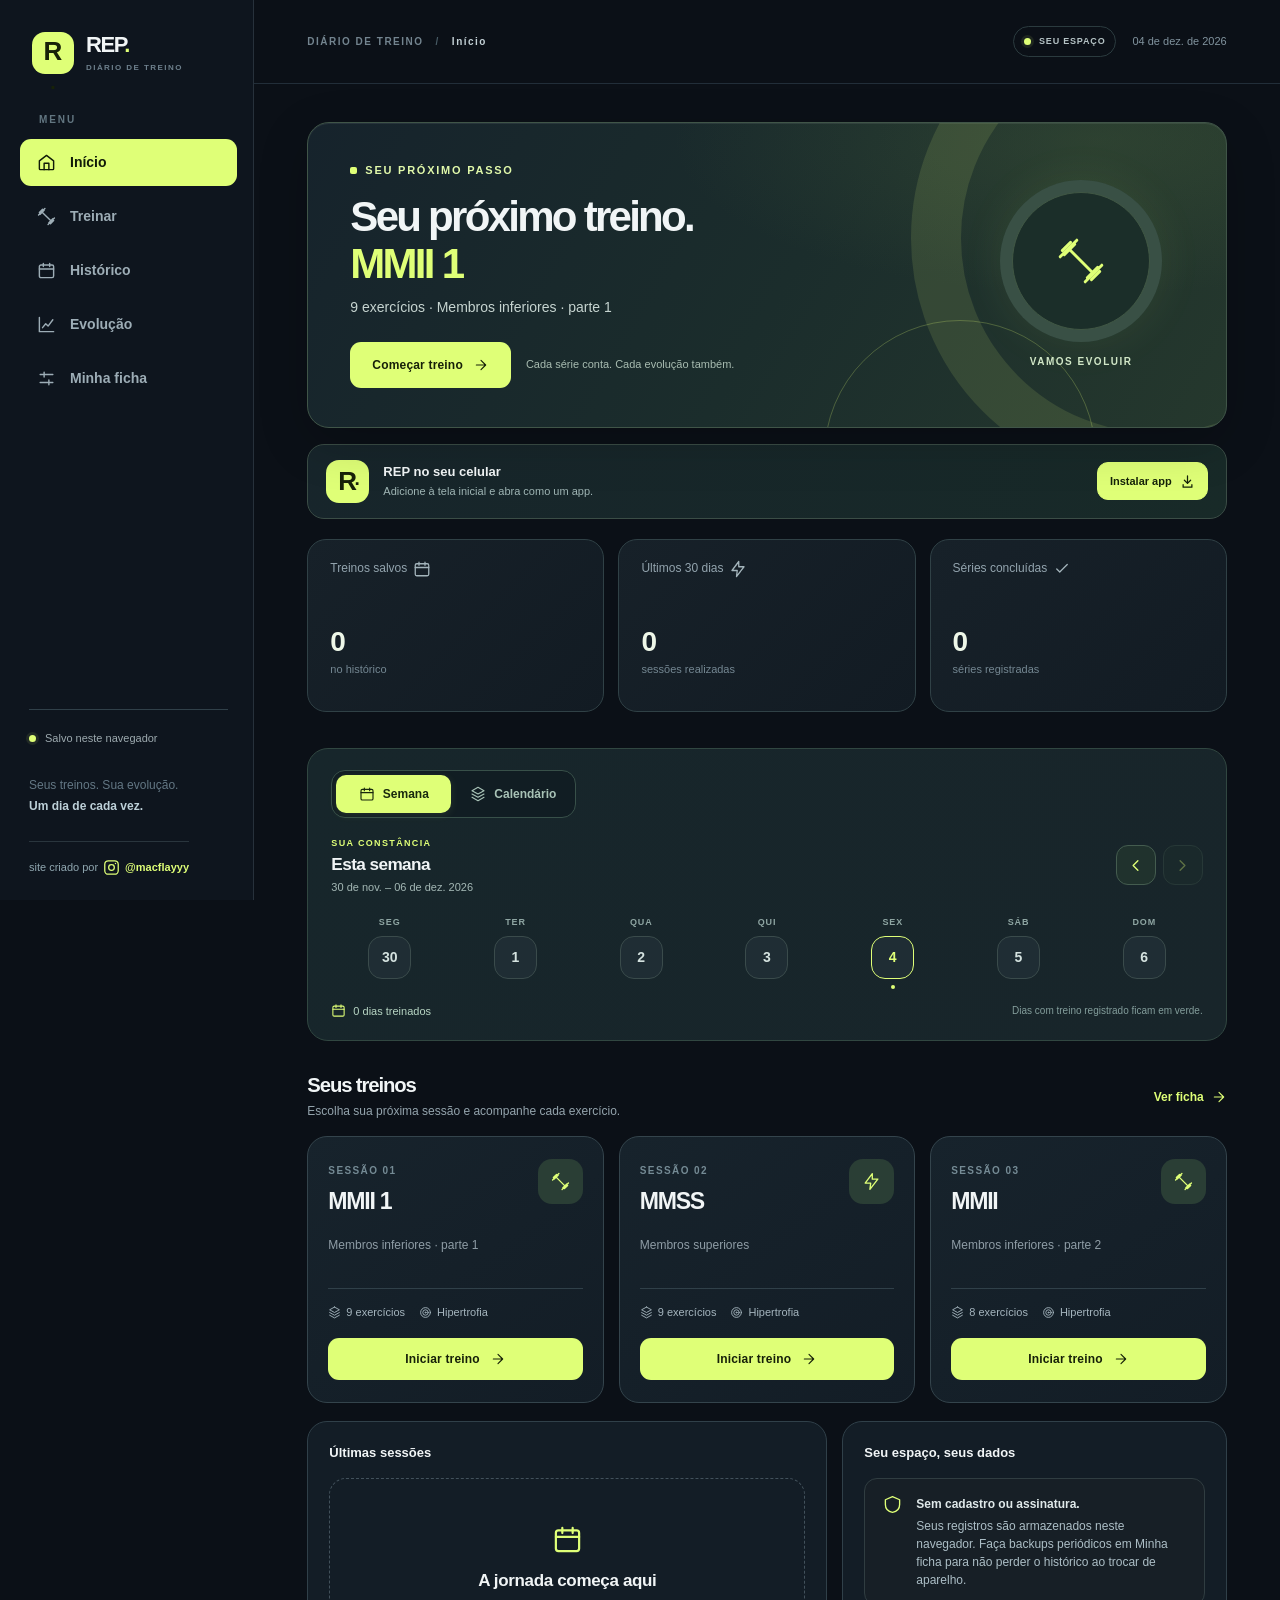
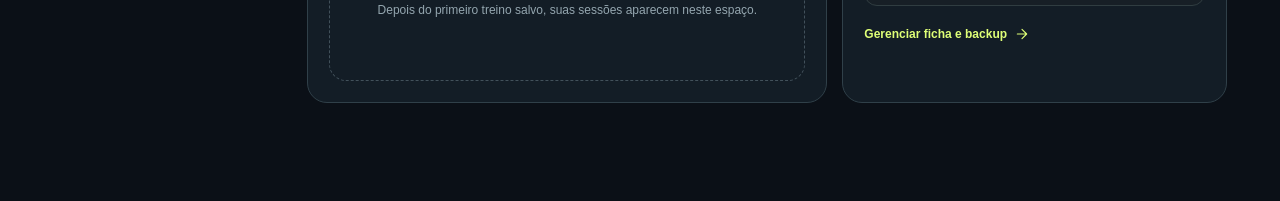
<file: index.html>
<!doctype html>
<html lang="pt-BR">
<head>
  <meta charset="utf-8">
  <meta name="viewport" content="width=device-width, initial-scale=1, viewport-fit=cover">
  <script>
    (function removeTrackingParam() {
      const url = new URL(window.location.href);
      if (url.searchParams.get('utm_source') === 'chatgpt.com') {
        url.searchParams.delete('utm_source');
        window.history.replaceState(window.history.state, '', url.pathname + url.search + url.hash);
      }
    })();
  </script>
  <meta name="theme-color" content="#0d1118">
  <meta name="description" content="Registre seus treinos, acompanhe cargas e evolua em cada sessão. Funciona offline e salva no navegador.">
  <title>REP — Diário de treino</title>
  <link rel="icon" href="assets/icon.svg" type="image/svg+xml">
  <link rel="manifest" href="manifest.webmanifest">
  <link rel="apple-touch-icon" sizes="180x180" href="assets/apple-touch-icon.png">
  <meta name="apple-mobile-web-app-capable" content="yes">
  <meta name="apple-mobile-web-app-title" content="REP">
  <meta name="apple-mobile-web-app-status-bar-style" content="black-translucent">
  <link rel="stylesheet" href="styles.css?v=20261029-ios-safehead-stats-v2">
  <script src="js/data.js" defer></script>
  <script src="js/app.js?v=20261029-month-calendar" defer></script>
  <script src="js/install.js?v=20261029-ios-safehead-stats-v2" defer></script>
</head>
<body>
  <div class="shell">
    <aside class="sidebar" aria-label="Navegação principal">
      <div class="brand" aria-label="REP, diário de treino"><div class="brand-mark">R<span>·</span></div><div class="brand-name">REP<span class="brand-dot">.</span><small>DIÁRIO DE TREINO</small></div></div>
      <div class="side-label">MENU</div>
      <nav class="desktop-nav" id="desktop-nav">
        <button data-nav="home" class="nav-item active"><span data-icon="home"></span><span>Início</span></button>
        <button data-nav="training" class="nav-item"><span data-icon="dumbbell"></span><span>Treinar</span></button>
        <button data-nav="history" class="nav-item"><span data-icon="calendar"></span><span>Histórico</span></button>
        <button data-nav="progress" class="nav-item"><span data-icon="chart"></span><span>Evolução</span></button>
        <button data-nav="routine" class="nav-item"><span data-icon="sliders"></span><span>Minha ficha</span></button>
      </nav>
      <div class="sidebar-bottom"><div class="storage-indicator"><span class="status-dot"></span><span>Salvo neste navegador</span></div><div class="sidebar-tip">Seus treinos. Sua evolução.<br><strong>Um dia de cada vez.</strong></div><a class="creator-credit" href="https://www.instagram.com/macflayyy/" target="_blank" rel="noopener noreferrer" aria-label="Site criado por @macflayyy — abrir perfil no Instagram"><span class="creator-label">site criado por</span><span class="creator-handle"><svg aria-hidden="true" viewBox="0 0 24 24" fill="none" stroke="currentColor" stroke-width="1.8" stroke-linecap="round" stroke-linejoin="round"><rect x="2.5" y="2.5" width="19" height="19" rx="5"/><circle cx="12" cy="12" r="4"/><circle cx="17.6" cy="6.4" r="1" fill="currentColor" stroke="none"/></svg><strong>@macflayyy</strong></span></a></div>
    </aside>
    <div class="page">
      <header class="topbar"><div class="mobile-brand">REP<span>.</span></div><div class="breadcrumb"><span>DIÁRIO DE TREINO</span><span class="crumb-separator">/</span><span id="current-page-name">Início</span></div><div class="topbar-right"><span class="live-chip"><span class="status-dot"></span> SEU ESPAÇO</span><span id="today-label"></span></div></header>
      <main id="app" tabindex="-1" aria-live="polite"></main>
      <div class="mobile-creator"><a class="creator-credit creator-credit-mobile" data-instagram-profile href="#instagram" aria-label="Site criado por @macflayyy — abrir perfil no Instagram"><span class="creator-label">site criado por</span><span class="creator-handle"><svg aria-hidden="true" viewBox="0 0 24 24" fill="none" stroke="currentColor" stroke-width="1.8" stroke-linecap="round" stroke-linejoin="round"><rect x="2.5" y="2.5" width="19" height="19" rx="5"/><circle cx="12" cy="12" r="4"/><circle cx="17.6" cy="6.4" r="1" fill="currentColor" stroke="none"/></svg><strong>@macflayyy</strong></span></a></div>
    </div>
  </div>
  <nav class="mobile-nav" aria-label="Navegação principal">
    <button data-nav="home" class="mobile-nav-item active"><span data-icon="home"></span><small>Início</small></button>
    <button data-nav="training" class="mobile-nav-item"><span data-icon="dumbbell"></span><small>Treinar</small></button>
    <button data-nav="history" class="mobile-nav-item"><span data-icon="calendar"></span><small>Histórico</small></button>
    <button data-nav="progress" class="mobile-nav-item"><span data-icon="chart"></span><small>Evolução</small></button>
    <button data-nav="routine" class="mobile-nav-item"><span data-icon="sliders"></span><small>Ficha</small></button>
  </nav>
  <div id="modal-root"></div>
  <div id="toast-root" role="status" aria-live="polite"></div>
</body>
</html>
</file>
<file: styles.css>
:root{color-scheme:dark;--bg:#0b1017;--panel:#121a23;--panel2:#18222d;--border:#293440;--ink:#f1f5f6;--muted:#94a4ad;--subtle:#657783;--accent:#dfff77;--accentText:#162008;--blue:#95b9ff;--danger:#ff8c85;--radius:17px;--shadow:0 16px 36px #00000020;font-family:Inter,ui-sans-serif,-apple-system,BlinkMacSystemFont,"Segoe UI",sans-serif;font-size:14px}
*{box-sizing:border-box}html{scroll-behavior:smooth}body{margin:0;background:var(--bg);color:var(--ink);line-height:1.5;min-width:320px}button,input,select,textarea{font:inherit}button{cursor:pointer}button:disabled{opacity:.5;cursor:not-allowed}button:focus-visible,input:focus-visible,select:focus-visible,textarea:focus-visible{outline:2px solid var(--accent);outline-offset:3px}h1,h2,h3,p{margin:0}h1{font-size:clamp(2.1rem,4vw,3.15rem);letter-spacing:-.065em;line-height:1.12;font-weight:800}h2{font-size:1.45rem;letter-spacing:-.035em;line-height:1.2}h3{font-size:1.07rem;letter-spacing:-.02em}small{font-size:.77rem}a{color:inherit}svg{display:block}input,select,textarea{background:#0f1720;border:1px solid #354350;border-radius:10px;color:var(--ink);padding:11px 12px;max-width:100%;width:100%;min-height:42px}input[type=date]{color-scheme:dark}input[type=checkbox]{accent-color:var(--accent)}textarea{resize:vertical;min-height:80px}select{cursor:pointer}label{display:block}label>.field-label{display:block;margin-bottom:6px;color:#aebdc6;font-size:.79rem;font-weight:650} .shell{min-height:100vh;display:grid;grid-template-columns:254px minmax(0,1fr)}.sidebar{height:100vh;position:sticky;top:0;padding:32px 16px 23px 20px;border-right:1px solid #27313b;background:#0e151e;display:flex;flex-direction:column;gap:38px}.brand{display:flex;align-items:center;gap:12px;padding:0 12px}.brand-mark{height:42px;width:42px;border-radius:13px;background:var(--accent);color:#172208;font-size:26px;font-weight:900;display:grid;place-items:center;letter-spacing:-5px;padding-right:5px}.brand-mark span{font-size:21px}.brand-name{font-size:22px;font-weight:850;line-height:.98;letter-spacing:-.065em}.brand-dot,.mobile-brand span{color:var(--accent)}.brand-name small{display:block;color:#6e808d;letter-spacing:.18em;font-size:8px;font-weight:750;margin-top:8px}.side-label{font-size:10px;letter-spacing:.19em;color:#627681;font-weight:800;padding-left:19px;margin-bottom:-26px}.desktop-nav{display:grid;gap:7px}.nav-item,.mobile-nav-item{border:0;background:transparent;color:#9dadb6;display:flex;align-items:center;gap:14px;border-radius:11px;padding:13px 17px;font-weight:650;text-align:left;transition:background .2s,color .2s}.nav-item svg,.mobile-nav-item svg{height:19px;width:19px;stroke-width:1.8}.nav-item:hover,.mobile-nav-item:hover{background:#1a2631;color:white}.nav-item.active{background:var(--accent);color:#101b08}.sidebar-bottom{margin-top:auto;padding:15px 9px 0}.storage-indicator{display:flex;align-items:center;gap:9px;color:#9daaaf;font-size:11px;border-top:1px solid var(--border);padding-top:20px}.status-dot{display:inline-block;background:var(--accent);width:7px;height:7px;border-radius:50%;box-shadow:0 0 0 3px #dfff7717}.sidebar-tip{color:#637784;font-size:12px;line-height:1.8;margin-top:28px}.sidebar-tip strong{color:#bdd0d8;font-weight:550}.page{min-width:0;display:flex;flex-direction:column;min-height:100vh}.topbar{height:84px;padding:0 5.2%;border-bottom:1px solid #222e39;display:flex;align-items:center;justify-content:space-between;gap:12px}.breadcrumb{display:flex;align-items:center;gap:12px;color:#73848f;font-size:10px;letter-spacing:.15em;font-weight:750}.breadcrumb span:last-child{color:#c4d1d6}.crumb-separator{color:#485b65}.topbar-right{display:flex;gap:16px;align-items:center;color:#81939e;font-size:11px}.live-chip{display:flex;align-items:center;gap:8px;padding:8px 10px;border:1px solid #2b3b3f;border-radius:999px;color:#b5c3c5;font-weight:750;letter-spacing:.09em;font-size:9px}.mobile-brand,.mobile-nav{display:none}#app{width:100%;max-width:1320px;margin:0 auto;padding:38px 5.2% 80px;flex:1}.site-footer{padding:26px 5.2%;border-top:1px solid #202b35;color:#5c6e79;font-size:11px}.site-footer span{margin-left:8px}.eyebrow{display:flex;align-items:center;gap:8px;font-size:11px;letter-spacing:.16em;font-weight:800;color:var(--accent);text-transform:uppercase}.eyebrow:before{content:"";height:7px;width:7px;border-radius:2px;background:var(--accent)}.page-intro{display:flex;align-items:flex-end;justify-content:space-between;gap:24px;margin:13px 0 28px}.page-intro p{margin-top:12px;color:#91a0ac;max-width:590px}.page-intro .btn{flex-shrink:0}.hero{position:relative;min-height:258px;border-radius:22px;overflow:hidden;padding:39px 42px;display:flex;flex-direction:column;align-items:flex-start;justify-content:center;background:radial-gradient(ellipse at 92% -10%,#50734966,transparent 40%),linear-gradient(115deg,#1f3440 0%,#1b2b31 53%,#283d2b 100%);border:1px solid #3c504c}.hero:before{content:"";height:360px;width:360px;border:63px solid #e0ff7830;border-radius:100%;position:absolute;right:-125px;top:-93px}.hero:after{content:"";position:absolute;right:13%;bottom:-170px;height:270px;width:270px;border:1px solid #dfff773d;border-radius:50%}.hero>*{position:relative;z-index:1}.hero h1{margin:14px 0 10px;max-width:560px}.hero h1 em{font-style:normal;color:var(--accent)}.hero p{color:#c6d4d0;max-width:490px}.hero .btn{margin-top:24px}.hero .eyebrow{color:#e1f9aa}.stat-grid{display:grid;grid-template-columns:repeat(3,minmax(0,1fr));gap:14px;margin:18px 0 36px}.stat-card{background:var(--panel);border:1px solid var(--border);padding:20px 22px;border-radius:15px;min-height:120px;display:flex;flex-direction:column;justify-content:space-between}.stat-top{display:flex;align-items:center;justify-content:space-between;color:#93a4ae;font-size:12px}.stat-top svg{height:18px;width:18px;color:#a4b5bc}.stat-value{font-size:2rem;line-height:1.1;font-weight:800;letter-spacing:-.055em}.stat-caption{font-size:11px;color:#748792;margin-top:3px}.section-heading{display:flex;align-items:center;justify-content:space-between;gap:14px;margin:32px 0 16px}.section-heading h2{font-size:1.45rem}.section-heading p{color:var(--muted);font-size:12px;margin-top:5px}.mini-link{display:inline-flex;align-items:center;gap:7px;border:0;background:transparent;color:var(--accent);font-size:12px;font-weight:750;padding:7px 0}.mini-link svg{height:16px;width:16px}.session-grid{display:grid;grid-template-columns:repeat(3,minmax(0,1fr));gap:15px}.session-card{background:var(--panel);border:1px solid var(--border);border-radius:17px;padding:22px 20px;display:flex;flex-direction:column;gap:17px;transition:transform .2s,border .2s;min-width:0}.session-card:hover{transform:translateY(-2px);border-color:#52654c}.session-card-head{display:flex;align-items:flex-start;justify-content:space-between;gap:10px}.session-code{color:#758b95;font-size:10px;letter-spacing:.14em;font-weight:800}.session-card h3{font-size:1.65rem;letter-spacing:-.055em;margin-top:4px}.session-icon{display:grid;place-items:center;height:40px;width:40px;border-radius:11px;background:#2a3e35;color:var(--accent)}.session-icon svg{width:19px;height:19px}.session-subtitle{font-size:12px;color:#8f9da6;min-height:35px}.session-details{padding-top:15px;border-top:1px solid var(--border);display:flex;align-items:center;gap:14px;font-size:11px;color:#a5b5be}.session-details span{display:flex;align-items:center;gap:5px}.session-details svg{width:13px;height:13px}.session-card .btn{margin-top:auto}.btn{display:inline-flex;align-items:center;justify-content:center;gap:10px;border:1px solid transparent;border-radius:11px;padding:11px 17px;min-height:42px;font-size:12px;font-weight:800;letter-spacing:.015em;transition:filter .17s,background .17s}.btn svg{height:16px;width:16px;flex:0 0 16px}.btn:hover{filter:brightness(1.09)}.btn-primary{background:var(--accent);color:var(--accentText)}.btn-ghost{background:#1d2b36;border-color:#334551;color:#e4edef}.btn-plain{background:transparent;border-color:#354451;color:#c9d5db}.btn-danger{background:#42252b;border-color:#75434a;color:#ffb8b4}.btn-small{padding:8px 10px;min-height:34px;font-size:11px;border-radius:9px}.btn-block{width:100%}.btn-icon{min-width:34px;padding:7px}.muted{color:var(--muted)}.small{font-size:12px}.info-strip{background:#171f26;border:1px solid #303d41;border-radius:13px;display:flex;align-items:flex-start;gap:14px;padding:16px 18px;color:#acbec6;font-size:12px;margin-top:24px}.info-strip svg{height:19px;width:19px;flex-shrink:0;color:var(--accent)}.info-strip strong{color:#e0e9ea}.info-strip p+p{margin-top:4px}.summary-grid{display:grid;grid-template-columns:1.15fr .85fr;gap:15px;margin:18px 0}.card{background:var(--panel);border:1px solid var(--border);border-radius:var(--radius);padding:21px}.card-title{font-weight:750;font-size:13px;margin-bottom:16px}.recent-row{display:flex;justify-content:space-between;align-items:center;gap:15px;padding:13px 0;border-bottom:1px solid #28343d}.recent-row:last-child{border:0;padding-bottom:0}.recent-row .title{font-weight:740}.recent-row .subtitle{font-size:11px;color:#7e909c}.recent-row .right{text-align:right}.recent-row .right strong{color:#d3eb97;display:block}.recent-row .right span{font-size:11px;color:#81939d}.empty-state{background:var(--panel);border:1px dashed #42515b;border-radius:17px;padding:45px 25px;text-align:center;color:#94a6af}.empty-state svg{width:31px;height:31px;margin:0 auto 13px;color:var(--accent)}.empty-state h3{color:var(--ink);font-size:17px;margin-bottom:7px}.empty-state p{max-width:425px;margin:0 auto 16px;font-size:12px}.selector-row{display:flex;flex-wrap:wrap;gap:9px;margin:22px 0}.chip{background:#17232d;border:1px solid #2c404b;border-radius:999px;padding:9px 16px;color:#b4c3c9;font-weight:700;font-size:12px}.chip.active{background:var(--accent);color:var(--accentText);border-color:var(--accent)}.training-toolbar{display:flex;justify-content:space-between;align-items:center;gap:15px;background:#16212b;border:1px solid #31404a;padding:14px 18px;border-radius:14px;margin:18px 0 18px}.training-toolbar .toolbar-info{display:flex;gap:15px;align-items:center;flex-wrap:wrap}.training-toolbar strong{color:var(--accent)}.training-toolbar small{color:var(--muted)}.training-toolbar .date-field{display:flex;align-items:center;gap:10px}.date-field label{color:#a7b9c2;font-size:12px;font-weight:700}.date-field input{width:155px;padding:8px 9px;min-height:36px}.progress-track{height:8px;background:#27333c;border-radius:99px;overflow:hidden;margin:12px 0 10px}.progress-fill{height:100%;background:linear-gradient(90deg,#91cc67,var(--accent));border-radius:99px;transition:width .2s}.progress-caption{color:#93a6af;font-size:11px}.exercise-list{display:grid;gap:13px}.combo-banner{display:flex;align-items:center;gap:12px;background:#263529;border:1px solid #516644;border-radius:12px;padding:13px 16px;color:#d2e6ba;margin-top:6px;margin-bottom:0}.combo-banner svg{width:19px;height:19px;color:var(--accent)}.combo-banner strong{display:block;font-size:12px}.combo-banner span{font-size:11px;color:#adbea3}.exercise-card{background:var(--panel);border:1px solid #2a3741;border-radius:16px;padding:20px 22px;scroll-margin:12px}.exercise-card.is-complete{border-color:#647b42;background:#17231e}.exercise-header{display:flex;align-items:flex-start;justify-content:space-between;gap:13px}.exercise-number{color:var(--accent);font-size:10px;letter-spacing:.13em;font-weight:800;margin-bottom:7px}.exercise-name{font-size:17px;font-weight:760;letter-spacing:-.025em}.exercise-tags{display:flex;align-items:center;gap:7px;flex-wrap:wrap;margin:11px 0}.tag{display:inline-flex;align-items:center;gap:5px;padding:6px 8px;border:1px solid #3c4c56;border-radius:7px;color:#b4c4c9;font-size:10px;background:#1b2832}.tag svg{height:13px;width:13px}.tag-accent{border-color:#536d4d;color:#daf29b;background:#273526}.exercise-notes{background:#1c2832;border-left:2px solid #879fab;border-radius:4px 9px 9px 4px;margin:10px 0 15px;padding:10px 13px;color:#b5c5cc;font-size:12px}.exercise-notes strong{color:#e0ebef}.exercise-notes p+p{margin-top:6px}.exercise-header .btn{flex-shrink:0}.set-table{border:1px solid #32414b;border-radius:11px;overflow:hidden;margin-top:16px}.set-table-head,.set-row{display:grid;grid-template-columns:65px minmax(90px,1fr) minmax(90px,1fr) 55px;gap:12px;align-items:center;padding:9px 13px}.set-table-head{background:#1d2b36;color:#8fa3af;font-size:10px;font-weight:850;letter-spacing:.05em}.set-row{border-top:1px solid #2c3b45;min-height:59px}.set-row.done{background:#213125}.set-row .set-index{font-weight:800;color:#b6c6ce;font-size:12px}.set-row input{padding:8px 10px;min-height:36px;font-size:13px}.tick{width:31px;height:31px;border:1px solid #456052;border-radius:9px;background:#24372f;color:#5d7568;display:grid;place-items:center;margin-left:auto}.tick svg{width:16px;height:16px}.tick.checked{background:var(--accent);color:#15200b;border-color:var(--accent)}.cardio-grid{display:grid;grid-template-columns:repeat(4,minmax(0,1fr));gap:12px;padding:14px;margin-top:15px;border:1px solid #33444b;border-radius:11px}.cardio-grid label{font-size:10px;color:#a5b7bf;font-weight:700}.cardio-grid label span{display:block;margin-bottom:6px}.cardio-grid .wide{grid-column:span 2}.cardio-complete{display:flex;align-items:center;gap:9px;justify-content:flex-end}.cardio-complete .tick{margin:0}.exercise-footer{display:flex;justify-content:space-between;align-items:center;gap:8px;flex-wrap:wrap;margin-top:15px}.exercise-footer .hint{font-size:11px;color:#869ba4}.session-footer{margin:20px 0 32px;background:#18252c;border:1px solid #3a4b51;border-radius:16px;padding:20px;display:grid;grid-template-columns:1fr auto;gap:20px;align-items:end}.session-footer textarea{margin-top:7px}.session-footer .btn{min-width:160px}.session-footer label{font-weight:720;font-size:12px}.filter-line{display:flex;align-items:center;justify-content:space-between;gap:12px;flex-wrap:wrap;margin-bottom:17px}.filter-line select{width:auto;min-width:180px}.history-list{display:grid;gap:12px}.history-item{border:1px solid var(--border);background:var(--panel);border-radius:15px;overflow:hidden}.history-row{display:flex;justify-content:space-between;align-items:center;gap:18px;padding:18px 20px;flex-wrap:wrap}.history-date{font-size:11px;color:#839aa3}.history-title{font-size:17px;font-weight:760;margin:4px 0}.history-badges{display:flex;gap:7px;flex-wrap:wrap}.history-item details{border-top:1px solid var(--border)}.history-item summary{cursor:pointer;list-style:none;padding:12px 20px;font-size:12px;font-weight:780;color:var(--accent)}.history-item summary::-webkit-details-marker{display:none}.history-item details[open] summary{border-bottom:1px solid var(--border)}.history-detail{padding:15px 20px}.history-exercise{padding:10px 0;border-bottom:1px solid #27343b}.history-exercise:last-child{border-bottom:0}.history-exercise strong{font-size:12px}.history-exercise small{display:block;color:#8da3aa;margin-top:5px;line-height:1.7}.history-actions{display:flex;align-items:center;gap:8px}.chart-layout{display:grid;grid-template-columns:1fr 275px;gap:16px;align-items:stretch}.chart-card{min-width:0}.chart-header{display:flex;justify-content:space-between;align-items:flex-start;gap:15px;flex-wrap:wrap}.chart-title{font-size:13px;color:#a5b5bc}.chart-peak{font-size:2.5rem;font-weight:820;letter-spacing:-.065em;line-height:1.1;margin-top:7px}.chart-note{color:#8ca1ab;font-size:11px}.chart-shell{margin:23px 0 6px}.chart-shell svg{width:100%;height:auto}.axis-label{font-size:11px;fill:#8b9ea8;font-family:inherit}.chart-grid{stroke:#31424a;stroke-width:1;stroke-dasharray:4 6}.chart-line{fill:none;stroke:var(--accent);stroke-width:3.5;stroke-linecap:round;stroke-linejoin:round}.chart-area{fill:url(#chartGradient)}.chart-point{fill:var(--accent);stroke:#1a2426;stroke-width:3}.chart-summary{display:grid;gap:12px;align-content:start}.chart-summary .mini-stat{border-bottom:1px solid var(--border);padding:0 0 14px}.mini-stat small{color:#8da2ab;display:block;margin-bottom:4px}.mini-stat strong{font-size:21px;letter-spacing:-.04em}.chart-selector{width:100%;margin-bottom:19px}.routine-header{display:flex;justify-content:space-between;align-items:center;gap:14px;margin:28px 0 12px}.routine-count{color:var(--muted);font-size:12px}.routine-row{background:var(--panel);border:1px solid var(--border);border-radius:13px;padding:15px 17px;display:flex;align-items:center;justify-content:space-between;gap:13px;margin-bottom:9px}.routine-left{min-width:0}.routine-left strong{display:block;font-size:13px;line-height:1.45}.routine-meta{color:#8c9faa;font-size:11px;margin-top:5px;line-height:1.6;word-break:break-word}.routine-controls{display:flex;gap:6px;flex-shrink:0}.routine-controls .btn{min-width:35px}.routine-divider{margin-top:14px}.backup-card{display:grid;grid-template-columns:1fr auto;gap:20px;align-items:center;margin-top:36px}.backup-card p{color:#93a5ad;font-size:12px;margin-top:7px}.backup-actions{display:flex;gap:9px;flex-wrap:wrap}.hidden-file-input{display:none}.modal-backdrop{position:fixed;inset:0;z-index:100;background:#020a0dce;display:grid;place-items:center;padding:20px;overflow:auto}.modal{width:min(100%,590px);max-height:min(90vh,820px);overflow:auto;background:#17222c;border:1px solid #455864;border-radius:20px;box-shadow:0 30px 90px #0009;padding:25px}.modal-head{display:flex;align-items:center;justify-content:space-between;gap:20px;margin-bottom:18px}.modal-head h2{font-size:23px}.modal-head p{color:#91a4ad;font-size:11px;margin-top:3px}.modal-form{display:grid;grid-template-columns:1fr 1fr;gap:14px}.modal-form .full{grid-column:1/-1}.modal-form label{font-size:12px}.modal-footer{grid-column:1/-1;display:flex;justify-content:space-between;gap:10px;padding-top:12px;border-top:1px solid var(--border);flex-wrap:wrap}.modal-note{grid-column:1/-1;color:#879da5;font-size:11px}.text-danger{color:#ffb0a9}.success-text{color:var(--accent)}#toast-root{position:fixed;right:20px;bottom:22px;z-index:200;pointer-events:none}.toast{padding:13px 17px;background:#dcff7e;color:#132008;font-size:12px;font-weight:800;border-radius:10px;box-shadow:var(--shadow);max-width:340px}.rest-timer{position:fixed;bottom:25px;left:50%;transform:translateX(-50%);z-index:70;background:var(--accent);color:#1a280c;display:flex;align-items:center;gap:15px;border-radius:99px;padding:10px 13px 10px 19px;box-shadow:0 16px 40px #0009}.rest-timer strong{font-size:18px;font-variant-numeric:tabular-nums}.rest-timer .btn{background:#1e2d10;color:#e7ffac;min-height:33px}.rest-timer small{font-size:10px;text-transform:uppercase;letter-spacing:.1em;font-weight:800}.mobile-only{display:none}
@media(max-width:1200px){.shell{grid-template-columns:220px minmax(0,1fr)}.session-grid{gap:11px}.session-card{padding:18px 16px}.chart-layout{grid-template-columns:1fr 225px}.cardio-grid{grid-template-columns:repeat(2,minmax(0,1fr))}}
@media(max-width:850px){.shell{display:block}.sidebar{display:none}.topbar{height:65px;padding:0 22px}.mobile-brand{display:block;font-size:25px;font-weight:900;letter-spacing:-.07em}.breadcrumb{display:none}#app{padding:29px 22px 104px}.mobile-nav{position:fixed;bottom:0;left:0;right:0;z-index:85;display:flex;justify-content:space-around;align-items:stretch;border-top:1px solid #34434c;background:#101921f2;backdrop-filter:blur(20px);padding:9px max(10px,env(safe-area-inset-right)) calc(9px + env(safe-area-inset-bottom)) max(10px,env(safe-area-inset-left))}.mobile-nav-item{display:flex;flex-direction:column;align-items:center;justify-content:center;gap:3px;padding:4px 3px 2px;border-radius:8px;min-width:52px;font-size:10px}.mobile-nav-item small{font-size:9px;font-weight:650}.mobile-nav-item.active{color:var(--accent)}.site-footer{padding-bottom:100px}.hero{min-height:245px}.session-grid{grid-template-columns:repeat(3,minmax(0,1fr))}.chart-layout{grid-template-columns:1fr}.chart-summary{grid-template-columns:repeat(3,1fr);gap:12px}.chart-summary .mini-stat{border:0;padding:0}.rest-timer{bottom:85px}.mobile-only{display:initial}}
@media(max-width:650px){.topbar{padding:0 17px}.topbar-right #today-label{display:none}#app{padding:23px 15px 110px}.hero{padding:29px 24px;min-height:266px;border-radius:17px}.hero:before{right:-275px}.hero h1{font-size:36px}.stat-grid{gap:9px}.stat-card{padding:14px 13px;min-height:103px}.stat-top{font-size:10px}.stat-top svg{height:15px;width:15px}.stat-value{font-size:1.7rem}.stat-caption{font-size:10px}.session-grid{grid-template-columns:1fr}.session-card{gap:11px}.session-subtitle{min-height:0}.session-card h3{font-size:1.5rem}.page-intro{align-items:flex-start;flex-direction:column;gap:14px;margin:12px 0 21px}.page-intro h1{font-size:32px}.page-intro p{margin-top:9px}.section-heading{margin:26px 0 13px}.summary-grid{grid-template-columns:1fr}.training-toolbar{align-items:flex-start;flex-direction:column}.exercise-card{padding:15px}.exercise-name{font-size:15px}.exercise-header .btn{font-size:10px;padding:7px 8px}.exercise-header .btn svg{display:none}.set-table-head,.set-row{grid-template-columns:38px minmax(65px,1fr) minmax(65px,1fr) 35px;gap:7px;padding:9px 9px}.set-row input{font-size:13px;padding:8px 6px}.set-table-head{font-size:9px}.tick{height:29px;width:29px}.session-footer{grid-template-columns:1fr;gap:13px;padding:16px}.session-footer .btn{width:100%}.cardio-grid{gap:9px;padding:10px}.cardio-grid input{min-width:0}.routine-row{align-items:flex-start;gap:10px;padding:13px}.routine-controls{flex-direction:column}.routine-controls .btn{min-width:34px}.routine-meta{font-size:10px}.backup-card{grid-template-columns:1fr}.backup-actions .btn{flex:1}.modal{padding:20px 15px}.modal-form{gap:12px}.modal-form .narrow-full{grid-column:1/-1}.chart-summary .mini-stat strong{font-size:17px}.history-row{align-items:flex-start}.history-actions{width:100%;justify-content:space-between}.rest-timer{bottom:88px;width:max-content;max-width:calc(100vw - 24px)}}
@media(prefers-reduced-motion:reduce){*,*::before,*::after{scroll-behavior:auto!important;transition:none!important;animation:none!important}}

/* Histórico: mantém a seta do resumo em tamanho estável, inclusive no celular. */
.history-item summary{display:flex;align-items:center;justify-content:space-between;gap:12px}
.history-item summary svg{width:17px;height:17px;flex:0 0 17px;display:inline-block;vertical-align:middle;transition:transform .2s ease}
.history-item details[open] summary svg{transform:rotate(180deg)}
/* Descanso ajustável sem modificar a prescrição original da ficha. */
.training-options{display:flex;align-items:center;justify-content:space-between;gap:12px;flex-wrap:wrap;margin:0 0 16px;padding:11px 16px;border:1px solid #354550;border-radius:12px;background:#14202a;color:#b8cbd0}
.training-options .vibrate-label{display:inline-flex;align-items:center;gap:8px;font-size:12px;font-weight:750;cursor:pointer}
.vibrate-label input{width:18px;height:18px;min-height:0;flex:0 0 18px;margin:0;accent-color:var(--accent)}
.vibrate-label svg{width:16px;height:16px;color:var(--accent)}
.training-options small{font-size:11px;color:#849aa7}
.exercise-actions{display:flex;align-items:center;justify-content:flex-end;gap:9px;flex-wrap:wrap}
.rest-config{display:inline-flex;align-items:flex-end;gap:8px;flex-wrap:wrap}
.rest-config label{display:flex;flex-direction:column;gap:5px;font-size:10px;color:#a5b8c1;font-weight:750}
.rest-config input{width:75px;min-height:34px;padding:6px 9px;font-size:13px;font-variant-numeric:tabular-nums;text-align:center}
.rest-timer.rest-finished{background:#ffdf83;color:#24200c}
@media(max-width:620px){.exercise-actions{width:100%;justify-content:space-between}.rest-config{max-width:100%}.training-options{align-items:flex-start}.rest-timer{bottom:82px;max-width:calc(100vw - 24px);gap:10px;padding:10px 12px}.rest-timer small{font-size:9px}.rest-timer strong{font-size:17px}}
/* Crédito do criador: ícone colado ao @, sem deslocamento para o início da linha. */
.sidebar{overflow-y:auto}
.sidebar-bottom{flex-shrink:0}
.creator-credit{display:inline-flex;align-items:center;gap:5px;flex-wrap:nowrap;white-space:nowrap;margin-top:23px;padding-top:17px;border-top:1px solid #29353d;text-decoration:none;color:#90a7b0;font-size:11px;line-height:1.5;transition:color .18s}
.creator-credit .creator-label{display:inline-block;flex:0 0 auto}
.creator-credit .creator-handle{display:inline-flex;align-items:center;gap:5px;white-space:nowrap;flex:0 0 auto}
.creator-credit .creator-handle svg{width:17px;height:17px;flex:0 0 17px;display:block;color:var(--accent);stroke:currentColor}
.creator-credit strong{color:#dfff77;font-weight:750}
.creator-credit:hover{color:#fff}
.creator-credit:focus-visible{outline:2px solid var(--accent);outline-offset:4px;border-radius:4px}
.mobile-creator{display:none}
@media(max-width:850px){
  .mobile-creator{display:flex;align-items:center;justify-content:center;margin:0 20px 80px;padding:0 12px}
  .creator-credit-mobile{justify-content:center;margin-top:0;padding:16px 0 0;border-top:1px solid #29353d;font-size:12px}
}

/* Ordem visual fixa mesmo quando o navegador conserva o HTML anterior no cache. */
.creator-credit .creator-handle svg{order:0!important}
.creator-credit .creator-handle strong{order:1!important}
.creator-credit .creator-handle{display:inline-flex!important;flex-direction:row!important;align-items:center!important;gap:5px!important}

/* Evita o zoom automático do Safari ao focar campos menores que 16px. */
@media (max-width: 850px), (hover: none) and (pointer: coarse) {
  input:not([type="checkbox"]):not([type="radio"]):not([type="file"]),
  select,
  textarea {
    font-size: 16px !important;
  }
  .set-row input,
  .cardio-grid input,
  .rest-config input,
  .date-field input,
  .modal-form input,
  .modal-form select,
  .modal-form textarea {
    min-width: 0;
  }
}


/* Barra flutuante de navegação no celular, inspirada no layout do WhatsApp. */
@media (max-width:850px) {
  .mobile-nav {
    position:fixed;
    inset:auto 12px calc(11px + env(safe-area-inset-bottom, 0px)) 12px;
    z-index:85;
    display:flex;
    align-items:center;
    justify-content:space-between;
    gap:3px;
    width:auto;
    max-width:500px;
    margin-inline:auto;
    padding:8px;
    border:1px solid #43574c;
    border-radius:27px;
    background:rgba(21,34,38,.95);
    -webkit-backdrop-filter:blur(22px) saturate(1.25);
    backdrop-filter:blur(22px) saturate(1.25);
    box-shadow:0 13px 38px #00000096,0 2px 10px #00000066,inset 0 1px #ffffff12;
  }
  .mobile-nav-item {
    flex:1 1 0;
    min-width:0;
    min-height:56px;
    display:flex;
    flex-direction:column;
    align-items:center;
    justify-content:center;
    gap:4px;
    padding:7px 2px 6px;
    border:1px solid transparent;
    border-radius:19px;
    color:#b4c7c6;
    background:transparent;
    transition:color .18s ease, background .18s ease, transform .18s ease;
  }
  .mobile-nav-item svg {width:20px;height:20px;flex:0 0 20px}
  .mobile-nav-item small {font-size:9px;font-weight:750;letter-spacing:.005em;line-height:1.1}
  .mobile-nav-item.active {
    color:#172507;
    background:var(--accent);
    box-shadow:0 3px 12px #dfff7730;
    border-color:#f1ffc530;
  }
  .mobile-nav-item:not(.active):active {background:#263b3a;transform:scale(.97)}
  .mobile-nav-item:focus-visible {outline:2px solid var(--accent);outline-offset:2px}
  #app {padding-bottom:calc(125px + env(safe-area-inset-bottom,0px))}
  .mobile-creator {margin-bottom:calc(123px + env(safe-area-inset-bottom,0px))}
  .rest-timer {bottom:calc(98px + env(safe-area-inset-bottom,0px))}
}
@media (max-width:370px) {
  .mobile-nav {left:9px;right:9px;padding:6px;gap:1px;border-radius:23px}
  .mobile-nav-item {min-height:54px;border-radius:16px}
  .mobile-nav-item svg {width:18px;height:18px}
  .mobile-nav-item small {font-size:8px}
}

/* Bloco discreto de instalação no Início */
.install-card {
  display:flex;
  align-items:center;
  gap:14px;
  margin:16px 0 20px;
  padding:15px 18px;
  border:1px solid #3b4d46;
  border-radius:17px;
  background:linear-gradient(105deg,#17252b,#182a28);
}
.install-app-symbol {
  width:43px;height:43px;flex:0 0 43px;
  display:grid;place-items:center;
  border-radius:13px;
  background:#dfff77;
  color:#172208;
  font-size:26px;font-weight:900;letter-spacing:-.09em;
}
.install-app-symbol b {font-size:19px}
.install-card-copy {display:flex;flex:1;flex-direction:column;gap:2px;min-width:0}
.install-card-copy strong {color:#f1f5f6;font-size:13px;font-weight:800}
.install-card-copy span {color:#9fb5b4;font-size:11px;line-height:1.45}
.install-app-button {
  flex:0 0 auto;
  min-height:38px;
  display:inline-flex;align-items:center;justify-content:center;gap:8px;
  padding:9px 12px;
  border:1px solid #dfff77;
  border-radius:11px;
  color:#152309;
  background:#dfff77;
  font-size:11px;
  font-weight:850;
  white-space:nowrap;
}
.install-app-button svg {width:15px;height:15px;flex-shrink:0}
.install-app-button:hover {filter:brightness(1.06)}
.install-app-button:focus-visible {outline:2px solid #dfff77;outline-offset:3px}
body.rep-installed .install-card {display:none}
@media (max-width:650px) {
  .install-card {gap:11px;padding:13px;border-radius:16px}
  .install-app-symbol {width:37px;height:37px;flex-basis:37px;border-radius:11px;font-size:23px}
  .install-card-copy strong {font-size:12px}
  .install-card-copy span {font-size:10px}
  .install-app-button {padding:9px 10px;gap:5px;font-size:10px;min-height:36px}
  .install-app-button svg {width:14px;height:14px}
}
@media (max-width:350px) {
  .install-card {flex-wrap:wrap}
  .install-app-button {margin-left:auto}
}

/* Instruções de instalação acessíveis, sem mudar as telas de treino. */
.install-help-overlay {
  position:fixed;inset:0;z-index:120;
  display:grid;place-items:center;
  padding:20px;
  background:rgba(4,10,14,.82);
  -webkit-backdrop-filter:blur(7px);backdrop-filter:blur(7px);
}
.install-help-dialog {
  width:min(100%,400px);
  position:relative;
  border:1px solid #435950;
  border-radius:22px;
  background:#15212a;
  padding:25px 22px 20px;
  box-shadow:0 24px 65px #00000088;
}
.install-help-dialog h2 {font-size:20px;font-weight:850;margin:0 30px 9px 0}
.install-help-dialog p {font-size:12px;line-height:1.65;color:#b5c9cb;margin:0 0 16px}
.install-help-dialog ol {padding-left:21px;margin:0 0 20px;color:#d1dce0;font-size:13px;line-height:1.8}
.install-help-dialog li+li {margin-top:8px}
.install-help-dialog strong {color:#dfff77}
.install-help-close {
  position:absolute;right:15px;top:13px;
  display:grid;place-items:center;
  width:34px;height:34px;
  border:1px solid #3b4b56;
  border-radius:10px;
  background:#1c2e36;color:#fff;font-size:20px;
}
.install-help-done {
  width:100%;min-height:43px;border:0;border-radius:11px;
  background:#dfff77;color:#172208;font-weight:850;font-size:13px;
}

/* REP 2.0 — acabamento premium: hierarquia, cartões, calendário, progresso e cronômetro. */
:root {
  --panel:#131d26;
  --border:#304049;
  --radius:20px;
  --shadow:0 18px 48px #00000038;
}
button, a, input, select { -webkit-tap-highlight-color:transparent }
button:focus-visible,a:focus-visible {outline:2px solid var(--accent);outline-offset:3px}
#app.rep-enter {animation:rep-content-in .28s cubic-bezier(.2,.8,.2,1) both}
@keyframes rep-content-in {from{opacity:.78;transform:translateY(5px)}to{opacity:1;transform:translateY(0)}}
.hero-premium {
  min-height:275px;
  display:grid;
  grid-template-columns:minmax(0,1fr) 205px;
  align-items:center;
  gap:20px;
  background:radial-gradient(ellipse at 86% 6%,#536c3d44,transparent 38%),linear-gradient(120deg,#16232c 0%,#1b2d2c 52%,#25382d 100%);
  border:1px solid #405548;
  box-shadow:0 15px 50px #0003,inset 0 1px #ffffff12;
}
.hero-premium:before {right:-175px;top:-130px;width:390px;height:390px;border-width:50px;opacity:.6}
.hero-premium:after {right:130px;bottom:-165px}
.hero-premium .hero-copy {position:relative;z-index:1}
.hero-premium h1 {font-size:clamp(2rem,4vw,3rem);line-height:1.12}
.hero-premium .hero-actions {display:flex;flex-wrap:wrap;gap:15px;align-items:center;margin-top:24px}
.hero-premium .hero-actions .btn {margin-top:0;min-height:46px;padding-inline:21px}
.hero-secondary {font-size:11px;color:#a8bcb1;max-width:210px}
.hero-visual {position:relative;display:flex;flex-direction:column;align-items:center;gap:12px}
.hero-orbit {
  width:162px;height:162px;border-radius:50%;padding:12px;
  background:conic-gradient(var(--accent) 0 var(--hero-progress),#395045 var(--hero-progress) 100%);
  box-shadow:0 0 45px #dfff7714;
}
.hero-orbit>span {display:grid;place-items:center;width:100%;height:100%;border-radius:50%;background:#1b2e29;border:1px solid #405744}
.hero-orbit svg {width:50px;height:50px;stroke:var(--accent);stroke-width:1.4}
.hero-visual small {font-size:10px;font-weight:800;letter-spacing:.15em;color:#d1e7c7}
.stat-card {border-color:#304146;border-radius:19px;background:linear-gradient(135deg,#172129,#121b23);transition:border-color .2s,transform .2s}
.stat-card:hover {transform:translateY(-2px);border-color:#516449}
.stat-value {color:#eef7e8;font-variant-numeric:tabular-nums}
.section-heading h2 {font-weight:850;letter-spacing:-.055em}
.weekly-panel {border:1px solid #314741;border-radius:21px;background:linear-gradient(115deg,#17262b,#18252a);padding:21px 23px;margin:0 0 28px}
.weekly-panel-head {display:flex;align-items:center;justify-content:space-between;gap:16px}
.weekly-panel-head h2 {font-size:1.23rem;margin-top:4px}
.small-eyebrow {font-size:9px;color:var(--accent);font-weight:850;letter-spacing:.15em}
.weekly-count {display:inline-flex;align-items:center;gap:7px;color:#b8d6c4;font-size:11px}
.weekly-count svg {width:15px;height:15px;color:var(--accent)}
.week-days {display:grid;grid-template-columns:repeat(7,minmax(0,1fr));gap:9px;margin-top:22px}
.week-day {display:flex;align-items:center;flex-direction:column;gap:6px}
.week-day-label {font-size:9px;color:#8fa6a3;font-weight:800;letter-spacing:.1em}
.week-day-number {width:43px;height:43px;display:grid;place-items:center;border-radius:14px;border:1px solid #3a4b4b;background:#1f2d34;color:#d4e2df;font-size:14px;font-weight:800;font-variant-numeric:tabular-nums}
.week-day-number svg {width:19px;height:19px}
.week-day.trained .week-day-number {background:var(--accent);border-color:var(--accent);color:#1c2a11}
.week-day.today:not(.trained) .week-day-number {border:1px solid var(--accent);color:var(--accent)}
.week-day-dot {height:4px;width:4px;border-radius:50%;background:transparent}
.week-day.today .week-day-dot {background:var(--accent)}
.weekly-hint {margin-top:12px;color:#839d9b;font-size:10px;text-align:center}
.session-card {border-radius:20px;background:linear-gradient(145deg,#17232c,#131d26);border-color:#34444c;transition:transform .2s,border-color .2s,box-shadow .2s}
.session-card:hover {border-color:#728e54;box-shadow:0 12px 30px #00000030}
.session-card-active {border-color:#8fae5a}
.session-icon {width:45px;height:45px;border-radius:14px}
.session-card h3 {font-weight:850}
.session-progress-note {display:flex;align-items:center;justify-content:space-between;color:#dfff77;font-size:11px;font-weight:800}
.session-progress-note strong {font-variant-numeric:tabular-nums}
.exercise-card {border-radius:20px;background:linear-gradient(140deg,#151f29,#121b24);border-color:#30414a;box-shadow:0 10px 32px #00000017;transition:background .2s,border-color .2s,box-shadow .2s;scroll-margin-top:18px}
.exercise-card.is-complete {background:linear-gradient(140deg,#1a2a22,#132019);border-color:#59794a;box-shadow:inset 3px 0 #dfff77,0 10px 32px #00000020}
.exercise-name {font-size:clamp(16px,2vw,20px);font-weight:830;letter-spacing:-.045em}
.exercise-header {align-items:center}
.exercise-header .tag {flex-shrink:0;border-radius:11px}
.exercise-insights {display:flex;align-items:center;justify-content:space-between;gap:11px;margin:15px 0 10px;color:#9cbaa9;font-size:11px}
.exercise-insights>span:first-child {display:inline-flex;gap:7px;align-items:center}
.exercise-insights svg {width:14px;height:14px;flex-shrink:0;color:var(--accent)}
.exercise-count {font-variant-numeric:tabular-nums;color:#d7e4de;white-space:nowrap;font-weight:750}
.exercise-mini-track {height:5px;overflow:hidden;border-radius:999px;background:#35483e;margin-bottom:17px}
.exercise-mini-track span {display:block;height:100%;background:linear-gradient(90deg,#b5ed67,#dfff77);border-radius:999px;transition:width .25s ease}
.set-row.done {background:#223726}
.set-row.done .set-index {color:var(--accent)}
.tick.checked {animation:rep-set-check .24s ease both}
@keyframes rep-set-check {0%{transform:scale(.82)}65%{transform:scale(1.12)}100%{transform:scale(1)}}
.chart-card {border-radius:21px}
.progress-controls {display:flex;align-items:flex-end;gap:15px;justify-content:space-between;flex-wrap:wrap;margin-bottom:16px}
.progress-controls .chart-selector {flex:1;min-width:min(100%,255px);margin-bottom:0}
.chart-range {display:inline-flex;align-items:center;gap:3px;padding:4px;background:#19262c;border:1px solid #33454a;border-radius:13px}
.chart-range button {min-height:34px;border:0;border-radius:9px;background:transparent;color:#afc0c3;font-size:11px;font-weight:800;padding:8px 13px;white-space:nowrap}
.chart-range button.active {background:#dfff77;color:#1c290f}
.chart-range button:focus-visible {outline:2px solid var(--accent);outline-offset:1px}
.record-banner {display:flex;align-items:center;gap:15px;margin:0 0 17px;padding:15px 18px;background:linear-gradient(100deg,#20332c,#182629);border:1px solid #536b45;border-radius:18px}
.record-icon {display:grid;place-items:center;width:43px;height:43px;border-radius:14px;background:#dfff7726;color:var(--accent)}
.record-icon svg {width:23px;height:23px}
.record-banner>div {flex:1;display:flex;flex-direction:column;gap:2px}
.record-banner small {color:#a4c6ac;font-size:10px;font-weight:800;letter-spacing:.05em}
.record-banner strong {color:#e8faac;font-size:26px;font-weight:900;letter-spacing:-.05em;font-variant-numeric:tabular-nums}
.record-label {font-size:9px;font-weight:850;letter-spacing:.12em;color:#c2db9e}
.chart-area {opacity:.9}
.chart-line {stroke-width:4}
.chart-point {filter:drop-shadow(0 0 4px #dfff7755)}
.rest-timer.rest-floating {
  width:min(395px,calc(100vw - 30px));
  max-width:calc(100vw - 30px);
  display:flex;
  align-items:center;
  gap:13px;
  left:50%;
  bottom:25px;
  transform:translateX(-50%);
  background:linear-gradient(120deg,#1d2d2e,#26392c);
  color:#f3f8ed;
  border:1px solid #6c8b4d;
  border-radius:21px;
  padding:12px 13px;
  box-shadow:0 20px 56px #000b,0 0 0 1px #dfff7714 inset;
}
.rest-timer.rest-floating.rest-finished {background:linear-gradient(110deg,#dfff77,#c0ec75);color:#23300c}
.rest-clock {flex:0 0 67px;display:grid;place-items:center;width:67px;height:67px;padding:5px;border-radius:50%;background:conic-gradient(var(--accent) 0 var(--rest-progress),#465950 var(--rest-progress) 100%)}
.rest-clock-time {display:grid;place-items:center;height:100%;width:100%;border-radius:50%;background:#1a2b2c;color:#e2fc9c;font-size:13px!important;font-weight:850;font-variant-numeric:tabular-nums}
.rest-finished .rest-clock {background:#22350f}
.rest-copy {display:flex;flex:1;flex-direction:column;gap:5px;min-width:0}
.rest-caption {font-size:9px!important;line-height:1.2;letter-spacing:.07em;font-weight:850}
.rest-description {font-size:10px;color:#adcbc0;line-height:1.35}
.rest-finished .rest-description {color:#33451b}
.rest-timer.rest-floating .btn {border-radius:10px;min-height:36px;padding-inline:10px;flex-shrink:0}
@media(max-width:850px) {
  .rest-timer.rest-floating {bottom:calc(99px + env(safe-area-inset-bottom,0px))}
}
@media(max-width:650px) {
  .hero-premium {grid-template-columns:minmax(0,1fr);gap:8px;min-height:220px;padding:25px 23px}
  .hero-premium h1 {font-size:clamp(28px,8vw,37px)}
  .hero-visual {display:none}
  .hero-premium .hero-actions {gap:10px;margin-top:20px}
  .hero-premium .hero-secondary {font-size:10px}
  .stat-grid {margin-top:12px;margin-bottom:18px}
  .stat-card {min-height:105px;border-radius:15px}
  .stat-value {font-size:clamp(23px,7vw,29px)}
  .weekly-panel {padding:17px 13px 13px;margin-bottom:24px;border-radius:18px}
  .weekly-panel-head h2 {font-size:18px}
  .weekly-count {font-size:10px}
  .week-days {gap:4px;margin-top:18px}
  .week-day-number {height:38px;width:min(100%,38px);border-radius:12px;font-size:13px}
  .week-day-label {font-size:8px}
  .exercise-insights {gap:7px;font-size:10px;flex-wrap:wrap}
  .exercise-count {font-size:10px}
  .record-label {display:none}
  .progress-controls {gap:12px}
  .progress-controls .chart-selector {flex-basis:100%}
  .chart-range {width:100%}
  .chart-range button {flex:1;padding-inline:7px}
  .rest-timer.rest-floating {width:calc(100vw - 26px);padding:10px}
  .rest-clock {height:59px;width:59px;flex-basis:59px}
  .rest-clock-time {font-size:12px!important}
  .rest-copy {gap:3px}
  .rest-caption {font-size:8px!important}
  .rest-description {font-size:9px}
  .rest-timer.rest-floating .btn {font-size:10px;min-height:35px}
}
@media(prefers-reduced-motion:reduce) {
  #app.rep-enter,.tick.checked {animation:none!important}
  .session-card,.stat-card,.exercise-card,.exercise-mini-track span {transition:none!important}
}

/* Navegação do calendário semanal: semanas anteriores, seguinte e retorno ao presente. */
.weekly-panel-head {align-items:center}
.weekly-heading {min-width:0}
.weekly-heading h2 {line-height:1.2}
.weekly-date-range {display:block;margin-top:5px;font-size:11px;color:#a4b8b5;line-height:1.3;font-variant-numeric:tabular-nums}
.weekly-nav {display:flex;align-items:center;justify-content:flex-end;gap:7px;flex-shrink:0}
.week-nav-button,.week-today-button {
  display:inline-grid;place-items:center;
  min-width:40px;height:40px;padding:8px;
  border:1px solid #445c4f;border-radius:12px;
  background:#20322d;color:#dfff77;
  font-size:12px;font-weight:800;line-height:1;
  transition:background .16s ease, transform .16s ease;
}
.week-nav-button svg {width:19px;height:19px}
.week-today-button {padding:8px 11px;color:#1b2c11;background:#dfff77;border-color:#dfff77}
.week-nav-button:not(:disabled):hover {background:#2e4937}
.week-nav-button:not(:disabled):active,.week-today-button:active {transform:scale(.96)}
.week-nav-button:disabled {opacity:.35;cursor:default}
.week-nav-button:focus-visible,.week-today-button:focus-visible {outline:2px solid var(--accent);outline-offset:2px}
.weekly-panel-foot {display:flex;justify-content:space-between;align-items:center;gap:10px;margin-top:14px}
.weekly-panel-foot .weekly-hint {margin:0;text-align:right}
@media(max-width:450px){
  .weekly-panel-head {gap:10px}
  .weekly-nav {gap:5px}
  .week-nav-button,.week-today-button {min-width:36px;height:38px;padding:7px;border-radius:11px}
  .week-today-button {padding:7px 9px}
  .weekly-heading h2 {font-size:16px}
  .weekly-date-range {font-size:10px}
  .weekly-panel-foot {flex-wrap:wrap;gap:7px}
  .weekly-panel-foot .weekly-hint {font-size:9px;text-align:left}
}
@media(prefers-reduced-motion:reduce){
  .week-nav-button,.week-today-button {transition:none}
}

/* REP: abas Semana / Calendário mensal dentro do cartão de constância. */
.calendar-tabs {display:inline-flex;align-items:center;gap:4px;padding:4px;margin-bottom:19px;border:1px solid #385049;border-radius:14px;background:#111d23}
.calendar-tab {display:inline-flex;align-items:center;justify-content:center;gap:8px;min-width:115px;min-height:38px;padding:8px 15px;border:0;border-radius:10px;background:transparent;color:#a8c2b6;font-size:12px;font-weight:800;transition:background .17s ease,color .17s ease}
.calendar-tab svg {width:16px;height:16px}
.calendar-tab.active {background:#dfff77;color:#18280d;box-shadow:0 2px 10px #dfff7718}
.calendar-tab:not(.active):hover {background:#23372e;color:#ebf6e7}
.calendar-tab:focus-visible {outline:2px solid var(--accent);outline-offset:2px}
.monthly-panel {padding-bottom:18px}
.month-heading {font-size:clamp(18px,2.4vw,24px)!important;font-weight:850}
.month-calendar-grid {display:grid;grid-template-columns:repeat(7,minmax(0,1fr));gap:7px;margin-top:21px}
.month-day-label {min-width:0;display:grid;place-items:center;padding-bottom:5px;color:#90a9a3;font-size:10px;font-weight:850;letter-spacing:.04em}
.month-day-empty {min-width:0;min-height:45px}
.month-day {position:relative;min-width:0;height:49px;display:flex;align-items:center;justify-content:center;flex-direction:column;gap:2px;padding:3px 1px 2px;border:1px solid #31483f;border-radius:13px;background:#192b2d;color:#d6e4df;font-size:15px;font-weight:800;font-variant-numeric:tabular-nums;transition:background .15s ease,border-color .15s ease,transform .15s ease}
.month-day-dot {display:block;width:4px;height:4px;border-radius:50%;background:transparent}
.month-day.trained {background:#dfff77;color:#172807;border-color:#dfff77}
.month-day.trained .month-day-dot {background:#486a27}
.month-day.today:not(.trained) {border-color:#dfff77;color:#dfff77}
.month-day.selected {outline:2px solid #fff;outline-offset:2px}
.month-day:not(.trained):hover {background:#294039}
.month-day:active {transform:scale(.96)}
.month-day:focus-visible {outline:2px solid #fff;outline-offset:2px}
.calendar-select-hint {margin-top:18px;color:#a1b8ad;font-size:11px;text-align:center}
.calendar-day-details {margin-top:17px;padding:15px 16px;border:1px solid #385244;border-radius:13px;background:#172a29}
.calendar-day-details>strong {font-size:12px;color:#ecf7e8;display:block;font-weight:800}
.calendar-day-details>p {margin-top:8px;color:#a4b8b1;font-size:11px}
.calendar-sessions {display:grid;gap:8px;margin-top:11px}
.calendar-session {display:flex;align-items:center;gap:9px;padding:10px 11px;background:#20382c;border-radius:10px;color:#eaf6e5;font-size:12px}
.calendar-session svg {height:15px;width:15px;flex-shrink:0;color:#dfff77}
.calendar-session span {flex:1}
.calendar-session small {color:#c1d4c4;font-size:10px}
.monthly-panel .weekly-panel-foot {border-top:1px solid #314741;padding-top:13px;margin-top:17px}
@media(max-width:650px) {
  .calendar-tabs {display:flex;width:100%;margin-bottom:17px}
  .calendar-tab {flex:1;min-width:0;min-height:41px}
  .month-calendar-grid {gap:5px;margin-top:17px}
  .month-day {height:43px;border-radius:11px;font-size:13px}
  .month-day-empty {min-height:43px}
  .month-day-label {font-size:8px}
  .calendar-day-details {padding:13px 12px}
  .calendar-session {flex-wrap:wrap}
}
@media(max-width:380px) {
  .month-calendar-grid {gap:3px}
  .month-day {height:39px;border-radius:9px;font-size:12px}
  .month-day-empty {min-height:39px}
  .month-day-dot {width:3px;height:3px}
}
@media(prefers-reduced-motion:reduce) {
  .calendar-tab,.month-day {transition:none!important}
}

/* REP no iPhone instalado:
   separa fisicamente o cabeçalho da barra de status/notch.
   A versão anterior aumentava apenas a altura do cabeçalho e ainda podia
   deixar REP atrás dos ícones do sistema. */
@media (max-width: 850px) and (display-mode: standalone) {
  .page {padding-top:max(64px, env(safe-area-inset-top, 0px))}
  .topbar {
    box-sizing:border-box;
    height:65px;
    min-height:65px;
    padding-top:0;
    background:#0e151e;
  }
  .mobile-brand {display:block;color:#f1f5f6;visibility:visible;opacity:1;line-height:1}
}
@media (max-width: 850px) {
  body.rep-installed .page {padding-top:max(64px, env(safe-area-inset-top, 0px))}
  body.rep-installed .topbar {
    box-sizing:border-box;
    height:65px;
    min-height:65px;
    padding-top:0;
    background:#0e151e;
  }
  body.rep-installed .mobile-brand {display:block;color:#f1f5f6;visibility:visible;opacity:1;line-height:1}
}

/* Resumo: mantém títulos, valores e legendas no mesmo eixo vertical,
   mesmo quando os nomes ou legendas quebram em duas linhas. */
.stat-grid {align-items:stretch}
.stat-card {
  display:grid;
  grid-template-rows:minmax(54px, 1fr) auto;
  min-height:166px;
  align-content:stretch;
}
.stat-card .stat-top {
  display:flex;
  align-items:flex-start;
  justify-content:space-between;
  gap:6px;
  min-height:54px;
  line-height:1.35;
}
.stat-card .stat-top svg {flex:0 0 18px}
.stat-card > div:last-child {
  display:grid;
  grid-template-rows:42px 35px;
  align-content:end;
  min-width:0;
}
.stat-card .stat-value {
  display:flex;
  align-items:flex-end;
  height:42px;
  min-height:42px;
  font-variant-numeric:tabular-nums;
  line-height:1;
  margin:0;
}
.stat-card .stat-caption {
  display:block;
  min-height:35px;
  padding-top:6px;
  margin:0;
  line-height:1.3;
}
@media (max-width:650px) {
  .stat-card {
    padding:14px 12px;
    min-height:152px;
    grid-template-rows:minmax(56px,1fr) auto;
  }
  .stat-card .stat-top {min-height:56px;font-size:10px}
  .stat-card .stat-top svg {flex:0 0 15px}
  .stat-card > div:last-child {grid-template-rows:38px 38px}
  .stat-card .stat-value {height:38px;min-height:38px;font-size:clamp(27px,7.2vw,34px)}
  .stat-card .stat-caption {min-height:38px;padding-top:6px;font-size:10px}
}
@media(max-width:375px) {
  .stat-card {padding-inline:9px}
  .stat-card .stat-top {font-size:9px}
  .stat-card .stat-top svg {flex-basis:14px;width:14px;height:14px}
}
</file>
